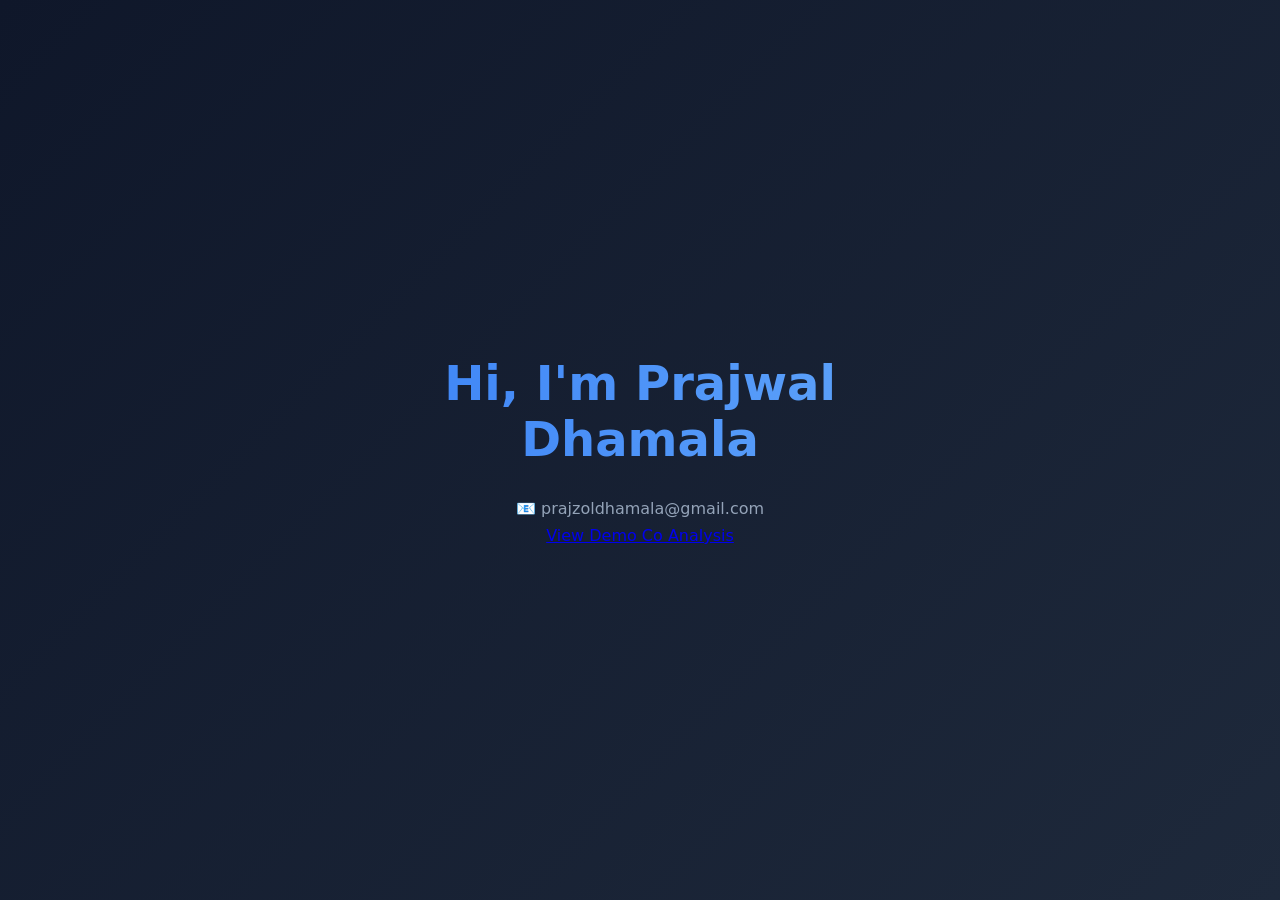
<file: index.html>
<!DOCTYPE html>
<html lang="en">
<head>
    <link rel="icon" href="/favicon.ico">

    <link rel="apple-touch-icon" sizes="180x180" href="/apple-touch-icon.png">
    <link rel="icon" type="image/png" sizes="32x32" href="/favicon-32x32.png">
    <link rel="icon" type="image/png" sizes="16x16" href="/favicon-16x16.png">
    <link rel="manifest" href="/site.webmanifest">
    <meta charset="UTF-8">
    <meta name="viewport" content="width=device-width, initial-scale=1.0">
    <title>Prajwal Dhamala</title>
    <link rel="stylesheet" href="style.css">
</head>
<body>
    <div class="container">
        <h1>Hi, I'm Prajwal Dhamala</h1>
        <p class="email">📧 prajzoldhamala@gmail.com</p>
        <a href="Analysis of Demo Co -Prajwal Dhamala.html" target="_blank">View Demo Co Analysis</a>
    </div>
</body>
</html>
</file>
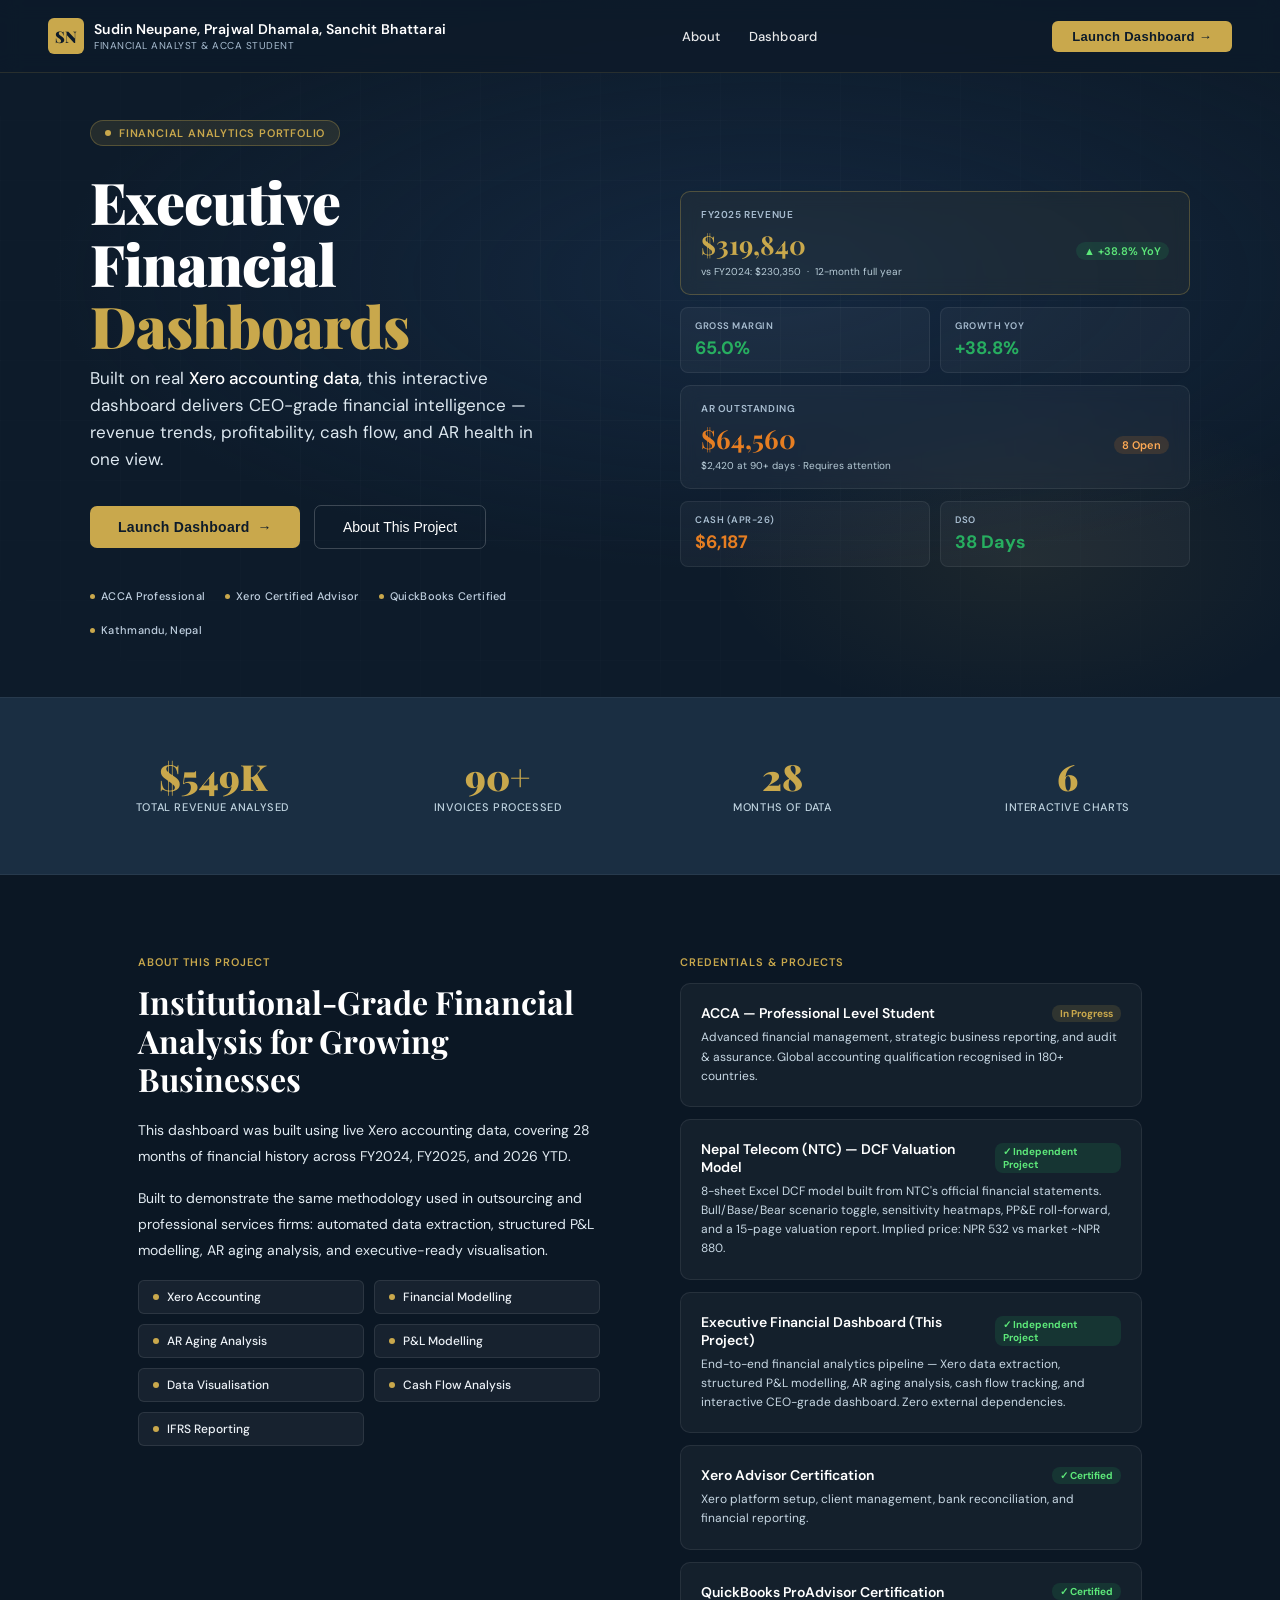
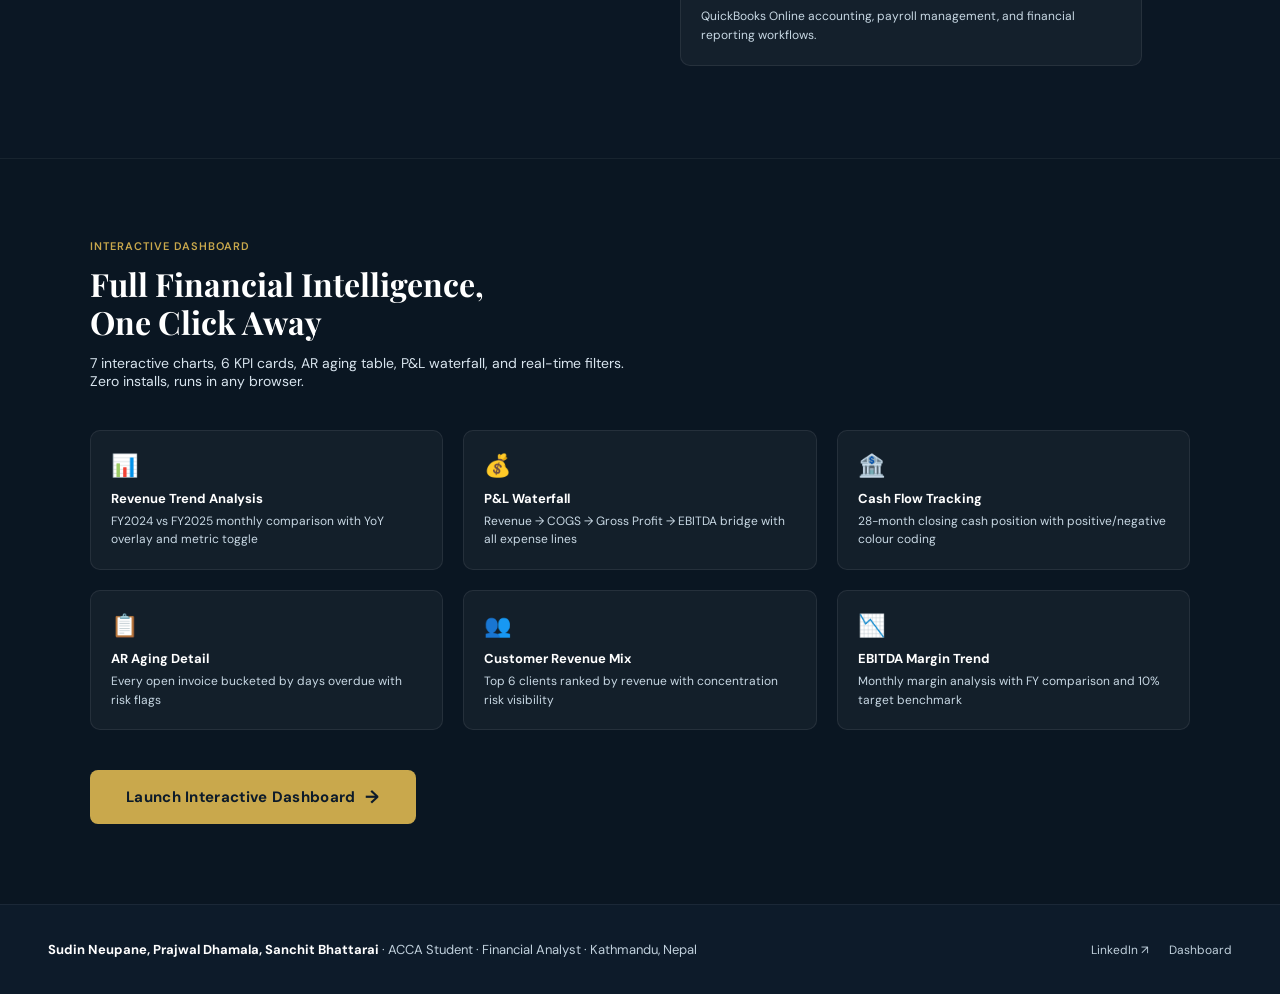
<file: Analysis of Demo Co -Prajwal Dhamala.html>
<!DOCTYPE html>
<html lang="en">
<head>
<meta charset="UTF-8">
<meta name="viewport" content="width=device-width, initial-scale=1.0">
<title>Sudin Neupane, Prajwal Dhamala, Sanchit Bhattarai — Financial Analytics Portfolio</title>
<style>
  @import url('https://fonts.googleapis.com/css2?family=Playfair+Display:wght@400;700;900&family=DM+Sans:wght@300;400;500;600&display=swap');
  :root{
    --navy:#0D1B2A;
    --navy2:#1A2E42;
    --navy3:#1E3A5F;
    --gold:#C9A84C;
    --gold2:#E8C76A;
    --white:#FFFFFF;
    --off:#F8F9FB;
    --muted:#A8BDD0;
    --green:#27AE60;
    --orange:#E67E22;
    --red:#C0392B;
    --text:#0D1B2A;
  }
  *{box-sizing:border-box;margin:0;padding:0}
  html{scroll-behavior:smooth}
  body{font-family:'DM Sans',sans-serif;background:var(--navy);color:var(--white);overflow-x:hidden}

  /* ── LANDING ── */
  #landing-view{min-height:100vh;display:flex;flex-direction:column}

  /* NAV */
  nav{position:fixed;top:0;left:0;right:0;z-index:100;padding:18px 48px;display:flex;justify-content:space-between;align-items:center;backdrop-filter:blur(10px);background:rgba(13,27,42,0.85);border-bottom:1px solid rgba(201,168,76,0.15)}
  .nav-logo{display:flex;align-items:center;gap:10px}
  .nav-monogram{background:var(--gold);color:var(--navy);width:36px;height:36px;border-radius:6px;display:flex;align-items:center;justify-content:center;font-family:'Playfair Display',serif;font-weight:900;font-size:16px}
  .nav-name{font-size:14px;font-weight:600;letter-spacing:.3px}
  .nav-title{font-size:10px;color:var(--muted);margin-top:1px;letter-spacing:.5px;text-transform:uppercase}
  .nav-links{display:flex;gap:28px;align-items:center}
  .nav-links a{color:rgba(255,255,255,.9);text-decoration:none;font-size:13px;font-weight:500;transition:color .2s;letter-spacing:.2px}
  .nav-links a:hover{color:var(--gold)}
  .nav-cta{background:var(--gold);color:var(--navy);padding:8px 20px;border-radius:6px;font-size:13px;font-weight:700;cursor:pointer;border:none;transition:all .2s;letter-spacing:.3px}
  .nav-cta:hover{background:var(--gold2);transform:translateY(-1px)}

  /* HERO */
  .hero{flex:1;display:flex;align-items:center;justify-content:center;padding:120px 48px 60px;position:relative;overflow:hidden}
  .hero-bg{position:absolute;inset:0;background:radial-gradient(ellipse 80% 60% at 60% 40%,rgba(30,58,95,0.4) 0%,transparent 70%),radial-gradient(ellipse 40% 40% at 80% 80%,rgba(201,168,76,0.08) 0%,transparent 60%)}
  .hero-grid{position:absolute;inset:0;background-image:linear-gradient(rgba(255,255,255,.025) 1px,transparent 1px),linear-gradient(90deg,rgba(255,255,255,.025) 1px,transparent 1px);background-size:60px 60px;mask-image:radial-gradient(ellipse 80% 80% at 50% 50%,black 0%,transparent 100%)}
  .hero-inner{max-width:1100px;width:100%;display:grid;grid-template-columns:1fr 1fr;gap:80px;align-items:center;position:relative;z-index:1}
  .hero-left{}
  .hero-tag{display:inline-flex;align-items:center;gap:8px;background:rgba(201,168,76,0.12);border:1px solid rgba(201,168,76,0.3);padding:5px 14px;border-radius:20px;font-size:11px;font-weight:600;color:var(--gold);letter-spacing:.8px;text-transform:uppercase;margin-bottom:24px}
  .hero-tag-dot{width:6px;height:6px;background:var(--gold);border-radius:50%;animation:pulse 2s ease-in-out infinite}
  @keyframes pulse{0%,100%{opacity:1;transform:scale(1)}50%{opacity:.5;transform:scale(.8)}}
  h1{font-family:'Playfair Display',serif;font-size:clamp(38px,4.5vw,58px);font-weight:900;line-height:1.08;letter-spacing:-1px;margin-bottom:8px}
  h1 .gold{color:var(--gold)}
  .hero-sub{font-size:17px;color:#DDE8F0;font-weight:400;line-height:1.6;margin-bottom:32px;max-width:460px}
  .hero-sub strong{color:var(--white);font-weight:500}
  .hero-btns{display:flex;gap:14px;align-items:center;flex-wrap:wrap}
  .btn-primary{background:var(--gold);color:var(--navy);padding:13px 28px;border-radius:7px;font-size:14px;font-weight:700;cursor:pointer;border:none;transition:all .2s;letter-spacing:.3px;display:flex;align-items:center;gap:8px}
  .btn-primary:hover{background:var(--gold2);transform:translateY(-2px);box-shadow:0 8px 24px rgba(201,168,76,0.25)}
  .btn-secondary{background:transparent;color:var(--white);padding:13px 28px;border-radius:7px;font-size:14px;font-weight:500;cursor:pointer;border:1px solid rgba(255,255,255,.2);transition:all .2s;display:flex;align-items:center;gap:8px}
  .btn-secondary:hover{border-color:rgba(255,255,255,.5);background:rgba(255,255,255,.05)}
  .hero-creds{margin-top:40px;display:flex;gap:20px;flex-wrap:wrap}
  .cred-tag{display:flex;align-items:center;gap:6px;font-size:11px;color:#C0D0E0;font-weight:500;letter-spacing:.3px}
  .cred-dot{width:5px;height:5px;border-radius:50%;background:var(--gold);flex-shrink:0}

  /* HERO RIGHT — KPI PREVIEW */
  .hero-right{display:flex;flex-direction:column;gap:12px}
  .kpi-preview-card{background:rgba(255,255,255,.04);border:1px solid rgba(255,255,255,.08);border-radius:10px;padding:16px 20px;backdrop-filter:blur(8px);transition:all .25s;cursor:default}
  .kpi-preview-card:hover{background:rgba(255,255,255,.07);border-color:rgba(201,168,76,.25);transform:translateX(4px)}
  .kpi-preview-card.featured{border-color:rgba(201,168,76,.3);background:rgba(201,168,76,.06)}
  .kpip-label{font-size:10px;font-weight:600;text-transform:uppercase;letter-spacing:.6px;color:var(--muted);margin-bottom:6px}
  .kpip-row{display:flex;align-items:baseline;justify-content:space-between;gap:10px}
  .kpip-val{font-family:'Playfair Display',serif;font-size:26px;font-weight:700;color:var(--white)}
  .kpip-val.gold{color:var(--gold)}.kpip-val.green{color:var(--green)}.kpip-val.orange{color:var(--orange)}
  .kpip-delta{font-size:11px;font-weight:600;padding:2px 8px;border-radius:10px}
  .dp-green{background:rgba(39,174,96,.15);color:#5DE87A}
  .dp-orange{background:rgba(230,126,34,.15);color:#FFAA55}
  .dp-red{background:rgba(192,57,43,.15);color:#FF7060}
  .kpip-sub{font-size:10px;color:#B8CCD8;margin-top:3px}
  .kpi-mini-row{display:grid;grid-template-columns:1fr 1fr;gap:10px}
  .kpi-mini{background:rgba(255,255,255,.04);border:1px solid rgba(255,255,255,.07);border-radius:8px;padding:12px 14px}
  .kmi-lbl{font-size:9.5px;font-weight:600;text-transform:uppercase;letter-spacing:.5px;color:var(--muted);margin-bottom:4px}
  .kmi-val{font-size:18px;font-weight:700;color:var(--white)}
  .kmi-val.green{color:var(--green)}.kmi-val.orange{color:var(--orange)}

  /* STATS SECTION */
  .stats-section{background:var(--navy2);padding:60px 48px;border-top:1px solid rgba(255,255,255,.06);border-bottom:1px solid rgba(255,255,255,.06)}
  .stats-inner{max-width:1100px;margin:0 auto;display:grid;grid-template-columns:repeat(4,1fr);gap:40px;text-align:center}
  .stat-item{}
  .stat-num{font-family:'Playfair Display',serif;font-size:36px;font-weight:900;color:var(--gold);line-height:1}
  .stat-lbl{font-size:11px;color:#C0D4E0;margin-top:6px;text-transform:uppercase;letter-spacing:.6px;font-weight:500}

  /* ABOUT SECTION */
  .about-section{padding:80px 48px;max-width:1100px;margin:0 auto;display:grid;grid-template-columns:1fr 1fr;gap:80px;align-items:start}
  .about-tag{font-size:11px;font-weight:600;text-transform:uppercase;letter-spacing:1px;color:var(--gold);margin-bottom:14px}
  .about-heading{font-family:'Playfair Display',serif;font-size:32px;font-weight:700;line-height:1.2;margin-bottom:20px;color:#FFFFFF}
  .about-text{font-size:14px;color:#E2EBF2;line-height:1.85;margin-bottom:16px;font-weight:400}
  .skill-grid{display:grid;grid-template-columns:1fr 1fr;gap:10px;margin-top:8px}
  .skill-tag{background:rgba(255,255,255,.05);border:1px solid rgba(255,255,255,.09);border-radius:6px;padding:8px 14px;font-size:12px;font-weight:500;color:#EEF3F8;display:flex;align-items:center;gap:8px;font-weight:500}
  .skill-icon{width:6px;height:6px;background:var(--gold);border-radius:50%;flex-shrink:0}
  .about-right{}
  .cert-card{background:rgba(255,255,255,.04);border:1px solid rgba(255,255,255,.08);border-radius:10px;padding:20px;margin-bottom:12px;transition:all .2s}
  .cert-card:hover{border-color:rgba(201,168,76,.25)}
  .cert-top{display:flex;justify-content:space-between;align-items:center;margin-bottom:6px}
  .cert-name{font-size:14px;font-weight:600;color:var(--white)}
  .cert-status{font-size:10px;font-weight:700;padding:2px 8px;border-radius:8px}
  .cs-done{background:rgba(39,174,96,.15);color:#5DE87A}
  .cs-prog{background:rgba(201,168,76,.15);color:var(--gold)}
  .cs-next{background:rgba(255,255,255,.08);color:var(--muted)}
  .cert-desc{font-size:12px;color:#C8D8E4;line-height:1.6;margin-top:4px}

  /* DASHBOARD PREVIEW SECTION */
  .preview-section{padding:80px 48px;background:rgba(0,0,0,.2);border-top:1px solid rgba(255,255,255,.06)}
  .preview-inner{max-width:1100px;margin:0 auto}
  .section-tag{font-size:11px;font-weight:600;text-transform:uppercase;letter-spacing:1px;color:var(--gold);margin-bottom:12px}
  .section-heading{font-family:'Playfair Display',serif;font-size:32px;font-weight:700;line-height:1.2;margin-bottom:12px}
  .section-sub{font-size:14px;color:#D8E4EE;margin-bottom:40px;max-width:540px}
  .preview-features{display:grid;grid-template-columns:repeat(3,1fr);gap:20px;margin-bottom:40px}
  .pf-card{background:rgba(255,255,255,.04);border:1px solid rgba(255,255,255,.08);border-radius:10px;padding:20px}
  .pf-icon{font-size:22px;margin-bottom:10px}
  .pf-title{font-size:13px;font-weight:700;color:#FFFFFF;margin-bottom:5px}
  .pf-desc{font-size:12px;color:#C8D8E4;line-height:1.55}
  .launch-btn{background:var(--gold);color:var(--navy);padding:15px 36px;border-radius:8px;font-size:15px;font-weight:700;cursor:pointer;border:none;transition:all .2s;letter-spacing:.3px;display:inline-flex;align-items:center;gap:10px;font-family:'DM Sans',sans-serif}
  .launch-btn:hover{background:var(--gold2);transform:translateY(-2px);box-shadow:0 12px 30px rgba(201,168,76,0.3)}
  .launch-arrow{font-size:18px;transition:transform .2s}
  .launch-btn:hover .launch-arrow{transform:translateX(4px)}

  /* FOOTER */
  footer{background:var(--navy);border-top:1px solid rgba(255,255,255,.06);padding:36px 48px;display:flex;justify-content:space-between;align-items:center;flex-wrap:gap}
  .footer-left{font-size:13px;color:#C0D0DC}
  .footer-left strong{color:var(--white)}
  .footer-right{display:flex;gap:20px}
  .footer-right a{font-size:12px;color:#C0D0DC;text-decoration:none;transition:color .2s}
  .footer-right a:hover{color:var(--gold)}

  /* ── DASHBOARD VIEW ── */
  #dashboard-view{display:none;flex-direction:column;min-height:100vh}
  #dashboard-view.active{display:flex}
  .db-topbar{background:#1E3A5F;color:#fff;padding:0 24px;height:52px;display:flex;align-items:center;justify-content:space-between;position:sticky;top:0;z-index:200;box-shadow:0 2px 10px rgba(0,0,0,.3);flex-shrink:0}
  .db-back{display:flex;align-items:center;gap:10px;cursor:pointer;transition:opacity .2s}
  .db-back:hover{opacity:.8}
  .db-back-arrow{background:rgba(255,255,255,.1);border:1px solid rgba(255,255,255,.2);border-radius:6px;padding:4px 10px;font-size:12px;font-weight:600;display:flex;align-items:center;gap:5px}
  .db-brand{font-size:14px;font-weight:600;opacity:.8}

  /* ANIMATIONS */
  @keyframes fadeUp{from{opacity:0;transform:translateY(24px)}to{opacity:1;transform:translateY(0)}}
  @keyframes fadeIn{from{opacity:0}to{opacity:1}}
  .hero-left>*{animation:fadeUp .7s ease both}
  .hero-tag{animation-delay:.1s}
  h1{animation-delay:.2s}
  .hero-sub{animation-delay:.3s}
  .hero-btns{animation-delay:.4s}
  .hero-creds{animation-delay:.5s}
  .hero-right{animation:fadeIn .8s .4s ease both}

  /* ── LANDING PAGE PROTECTION ── */
  #landing-view{background:#0D1B2A !important;color:#FFFFFF !important}
  /* ── DASHBOARD EMBEDDED STYLES ── */

*{box-sizing:border-box;margin:0;padding:0}
#db-content{font-family:'Segoe UI',Arial,sans-serif;background:#F0F4F8;color:#1A1A2E;font-size:13px}
.topbar{background:#1E3A5F;color:#fff;padding:0 24px;height:58px;display:flex;align-items:center;justify-content:space-between;position:sticky;top:0;z-index:100;box-shadow:0 2px 10px rgba(0,0,0,.3)}
.topbar-left{display:flex;align-items:center;gap:14px}
.logo{background:#C9A84C;color:#1E3A5F;font-weight:900;font-size:16px;padding:5px 11px;border-radius:5px;letter-spacing:1px}
.topbar-title{font-size:15px;font-weight:700}
.topbar-sub{font-size:10px;color:rgba(255,255,255,.6);margin-top:2px}
.topbar-right{display:flex;align-items:center;gap:10px}
.report-date{font-size:11px;color:rgba(255,255,255,.6)}
.live-badge{background:#C9A84C;color:#1E3A5F;font-size:10px;font-weight:800;padding:3px 9px;border-radius:12px;letter-spacing:.5px}
.filterbar{background:#243956;padding:10px 24px;display:flex;gap:12px;align-items:center;flex-wrap:wrap;border-bottom:2px solid #C9A84C}
.flabel{color:rgba(255,255,255,.65);font-size:10px;font-weight:700;text-transform:uppercase;letter-spacing:.6px;margin-right:2px}
.fbtn{background:rgba(255,255,255,.1);color:#fff;border:1px solid rgba(255,255,255,.25);padding:4px 13px;border-radius:14px;cursor:pointer;font-size:10px;font-weight:600;transition:all .15s}
.fbtn.active{background:#C9A84C;color:#1E3A5F;border-color:#C9A84C}
.fbtn:hover:not(.active){background:rgba(255,255,255,.2)}
.fdiv{width:1px;height:20px;background:rgba(255,255,255,.2)}
.main{padding:16px 24px}
.kpi-strip{display:grid;grid-template-columns:repeat(6,1fr);gap:12px;margin-bottom:14px}
.kpi{background:#fff;border-radius:7px;padding:13px 15px;box-shadow:0 1px 5px rgba(0,0,0,.08);border-top:3px solid #1E3A5F;transition:transform .15s,box-shadow .15s;cursor:default}
.kpi:hover{transform:translateY(-2px);box-shadow:0 4px 14px rgba(0,0,0,.13)}
.kpi.green{border-top-color:#27AE60}.kpi.orange{border-top-color:#E67E22}.kpi.red{border-top-color:#C0392B}
.kpi-lbl{font-size:9px;font-weight:700;text-transform:uppercase;letter-spacing:.6px;color:#64748B;margin-bottom:4px}
.kpi-val{font-size:21px;font-weight:800;color:#1E3A5F;line-height:1.1;margin-bottom:4px}
.kpi-val.green{color:#27AE60}.kpi-val.orange{color:#E67E22}.kpi-val.red{color:#C0392B}
.kpi-sub{font-size:9.5px;color:#64748B}
.up{color:#27AE60;font-weight:700}.warn{color:#E67E22;font-weight:700}
.row{display:grid;gap:13px;margin-bottom:13px}
.row-6-4{grid-template-columns:6fr 4fr}
.row-4-3-3{grid-template-columns:4fr 3fr 3fr}
.row-5-5{grid-template-columns:1fr 1fr}
.row-full{grid-template-columns:1fr}
.card{background:#fff;border-radius:7px;padding:15px 16px;box-shadow:0 1px 5px rgba(0,0,0,.08)}
.card-hdr{display:flex;justify-content:space-between;align-items:flex-start;margin-bottom:10px}
.card-title{font-size:11px;font-weight:700;color:#1E3A5F;text-transform:uppercase;letter-spacing:.4px}
.card-sub{font-size:9.5px;color:#64748B;margin-top:1px}
.cbadge{font-size:9.5px;font-weight:700;padding:2px 8px;border-radius:9px;white-space:nowrap}
.cb-green{background:#D5F5E3;color:#1D6340}.cb-orange{background:#FDEBD0;color:#784212}.cb-red{background:#FADBD8;color:#922B21}.cb-navy{background:#EBF2FA;color:#1E3A5F}
.chart-wrap{position:relative;width:100%}
canvas{display:block;width:100%}
.ar-tbl{width:100%;border-collapse:collapse;font-size:10.5px;margin-top:8px}
.ar-tbl th{background:#1E3A5F;color:#fff;padding:6px 10px;text-align:left;font-size:9.5px;text-transform:uppercase;letter-spacing:.3px;white-space:nowrap}
.ar-tbl td{padding:7px 10px;border-bottom:1px solid #E2E8F0;vertical-align:middle}
.ar-tbl tr:hover td{background:#EBF2FA}
.btag{display:inline-block;padding:2px 8px;border-radius:9px;font-size:9.5px;font-weight:700}
.b0{background:#D5F5E3;color:#1D6340}.b1{background:#FEF9E7;color:#7D6608}.b2{background:#FCF3CF;color:#7E5109}.b3{background:#FAD7A0;color:#784212}.b4{background:#F5B7B1;color:#922B21}
.wf-row{display:flex;align-items:center;gap:8px;padding:4px 0;border-bottom:1px solid #E2E8F0}
.wf-lbl{width:190px;font-size:10.5px;color:#1A1A2E;flex-shrink:0}
.wf-wrap{flex:1;background:#F5F7FA;height:18px;border-radius:3px;overflow:hidden;position:relative}
.wf-bar{height:100%;border-radius:3px}
.wf-pos{background:#27AE60}.wf-neg{background:#C0392B}.wf-neu{background:#1E3A5F}
.wf-val{width:85px;text-align:right;font-size:10.5px;font-weight:700;flex-shrink:0}
.wfvp{color:#27AE60}.wfvn{color:#C0392B}.wfvu{color:#1E3A5F}
.bucket-row{display:grid;grid-template-columns:repeat(5,1fr);gap:8px;margin-top:12px}
.bucket{text-align:center;padding:8px 6px;border-radius:6px}
.bucket .bl{font-size:9px;font-weight:700;color:#64748B;text-transform:uppercase;letter-spacing:.3px}
.bucket .bv{font-size:13px;font-weight:800;margin-top:2px}
.footer{background:#1E3A5F;color:rgba(255,255,255,.55);text-align:center;font-size:10px;padding:12px;margin-top:10px}
.footer span{color:#C9A84C;font-weight:700}
.tip{position:fixed;background:rgba(20,30,50,.93);color:#fff;padding:7px 11px;border-radius:5px;font-size:11px;pointer-events:none;display:none;z-index:9999;border:1px solid rgba(201,168,76,.4);line-height:1.6;box-shadow:0 4px 14px rgba(0,0,0,.3);max-width:220px}
@media(max-width:1100px){.kpi-strip{grid-template-columns:repeat(3,1fr)}.row-6-4,.row-4-3-3,.row-5-5{grid-template-columns:1fr}}

  @media(max-width:900px){
    .hero-inner,.about-section{grid-template-columns:1fr}
    .hero-right{display:none}
    .stats-inner{grid-template-columns:repeat(2,1fr)}
    .preview-features{grid-template-columns:1fr 1fr}
    nav{padding:14px 24px}
    .nav-links{display:none}
    .hero{padding:90px 24px 40px}
    .stats-section,.about-section,.preview-section{padding:50px 24px}
    footer{padding:28px 24px;flex-direction:column;gap:12px;text-align:center}
  }
</style>
</head>
<body>

<!-- ══════════════════════════════════════════ LANDING ══════════════════════════════════════════ -->
<div id="landing-view">

  <nav>
    <div class="nav-logo">
      <div class="nav-monogram">SN</div>
      <div>
        <div class="nav-name">Sudin Neupane, Prajwal Dhamala, Sanchit Bhattarai</div>
        <div class="nav-title">Financial Analyst &amp; ACCA Student</div>
      </div>
    </div>
    <div class="nav-links">
      <a href="#about">About</a>
      <a href="#dashboard">Dashboard</a>
    </div>
    <button class="nav-cta" onclick="launchDashboard()">Launch Dashboard →</button>
  </nav>

  <section class="hero">
    <div class="hero-bg"></div>
    <div class="hero-grid"></div>
    <div class="hero-inner">
      <div class="hero-left">
        <div class="hero-tag"><span class="hero-tag-dot"></span>Financial Analytics Portfolio</div>
        <h1>Executive<br>Financial<br><span class="gold">Dashboards</span></h1>
        <p class="hero-sub">Built on real <strong>Xero accounting data</strong>, this interactive dashboard delivers CEO-grade financial intelligence — revenue trends, profitability, cash flow, and AR health in one view.</p>
        <div class="hero-btns">
          <button class="btn-primary" onclick="launchDashboard()">
            <span>Launch Dashboard</span>
            <span>→</span>
          </button>
          <button class="btn-secondary" onclick="document.getElementById('about').scrollIntoView({behavior:'smooth'})">
            <span>About This Project</span>
          </button>
        </div>
        <div class="hero-creds">
          <div class="cred-tag"><div class="cred-dot"></div>ACCA Professional</div>
          <div class="cred-tag"><div class="cred-dot"></div>Xero Certified Advisor</div>
          <div class="cred-tag"><div class="cred-dot"></div>QuickBooks Certified</div>
          <div class="cred-tag"><div class="cred-dot"></div>Kathmandu, Nepal</div>
        </div>
      </div>
      <div class="hero-right">
        <div class="kpi-preview-card featured">
          <div class="kpip-label">FY2025 Revenue</div>
          <div class="kpip-row">
            <div class="kpip-val gold">$319,840</div>
            <div class="kpip-delta dp-green">▲ +38.8% YoY</div>
          </div>
          <div class="kpip-sub">vs FY2024: $230,350 &nbsp;·&nbsp; 12-month full year</div>
        </div>
        <div class="kpi-mini-row">
          <div class="kpi-mini"><div class="kmi-lbl">Gross Margin</div><div class="kmi-val green">65.0%</div></div>
          <div class="kpi-mini"><div class="kmi-lbl">Growth YoY</div><div class="kmi-val green">+38.8%</div></div>
        </div>
        <div class="kpi-preview-card">
          <div class="kpip-label">AR Outstanding</div>
          <div class="kpip-row">
            <div class="kpip-val orange">$64,560</div>
            <div class="kpip-delta dp-orange">8 Open</div>
          </div>
          <div class="kpip-sub">$2,420 at 90+ days · Requires attention</div>
        </div>
        <div class="kpi-mini-row">
          <div class="kpi-mini"><div class="kmi-lbl">Cash (Apr-26)</div><div class="kmi-val orange">$6,187</div></div>
          <div class="kpi-mini"><div class="kmi-lbl">DSO</div><div class="kmi-val green">38 Days</div></div>
        </div>
      </div>
    </div>
  </section>

  <section class="stats-section">
    <div class="stats-inner">
      <div class="stat-item"><div class="stat-num">$549K</div><div class="stat-lbl">Total Revenue Analysed</div></div>
      <div class="stat-item"><div class="stat-num">90+</div><div class="stat-lbl">Invoices Processed</div></div>
      <div class="stat-item"><div class="stat-num">28</div><div class="stat-lbl">Months of Data</div></div>
      <div class="stat-item"><div class="stat-num">6</div><div class="stat-lbl">Interactive Charts</div></div>
    </div>
  </section>

  <section id="about" style="background:rgba(10,20,32,0.6)">
    <div class="about-section">
      <div class="about-left">
        <div class="about-tag">About This Project</div>
        <h2 class="about-heading">Institutional-Grade Financial Analysis for Growing Businesses</h2>
        <p class="about-text">This dashboard was built using live Xero accounting data, covering 28 months of financial history across FY2024, FY2025, and 2026 YTD.</p>
        <p class="about-text">Built to demonstrate the same methodology used in outsourcing and professional services firms: automated data extraction, structured P&amp;L modelling, AR aging analysis, and executive-ready visualisation.</p>
        <div class="skill-grid">
          <div class="skill-tag"><div class="skill-icon"></div>Xero Accounting</div>
          <div class="skill-tag"><div class="skill-icon"></div>Financial Modelling</div>
          <div class="skill-tag"><div class="skill-icon"></div>AR Aging Analysis</div>
          <div class="skill-tag"><div class="skill-icon"></div>P&amp;L Modelling</div>
          <div class="skill-tag"><div class="skill-icon"></div>Data Visualisation</div>
          <div class="skill-tag"><div class="skill-icon"></div>Cash Flow Analysis</div>
          <div class="skill-tag"><div class="skill-icon"></div>IFRS Reporting</div>
        </div>
      </div>
      <div class="about-right">
        <div class="about-tag">Credentials &amp; Projects</div>
        <div class="cert-card">
          <div class="cert-top"><span class="cert-name">ACCA — Professional Level Student</span><span class="cert-status cs-prog">In Progress</span></div>
          <div class="cert-desc">Advanced financial management, strategic business reporting, and audit &amp; assurance. Global accounting qualification recognised in 180+ countries.</div>
        </div>
        <div class="cert-card">
          <div class="cert-top"><span class="cert-name">Nepal Telecom (NTC) — DCF Valuation Model</span><span class="cert-status cs-done">✓ Independent Project</span></div>
          <div class="cert-desc">8-sheet Excel DCF model built from NTC's official financial statements. Bull/Base/Bear scenario toggle, sensitivity heatmaps, PP&amp;E roll-forward, and a 15-page valuation report. Implied price: NPR 532 vs market ~NPR 880.</div>
        </div>
        <div class="cert-card">
          <div class="cert-top"><span class="cert-name">Executive Financial Dashboard (This Project)</span><span class="cert-status cs-done">✓ Independent Project</span></div>
          <div class="cert-desc">End-to-end financial analytics pipeline — Xero data extraction, structured P&amp;L modelling, AR aging analysis, cash flow tracking, and interactive CEO-grade dashboard. Zero external dependencies.</div>
        </div>
        <div class="cert-card">
          <div class="cert-top"><span class="cert-name">Xero Advisor Certification</span><span class="cert-status cs-done">✓ Certified</span></div>
          <div class="cert-desc">Xero platform setup, client management, bank reconciliation, and financial reporting.</div>
        </div>
        <div class="cert-card">
          <div class="cert-top"><span class="cert-name">QuickBooks ProAdvisor Certification</span><span class="cert-status cs-done">✓ Certified</span></div>
          <div class="cert-desc">QuickBooks Online accounting, payroll management, and financial reporting workflows.</div>
        </div>
      </div>
    </div>
  </section>

  <section class="preview-section" id="dashboard">
    <div class="preview-inner">
      <div class="section-tag">Interactive Dashboard</div>
      <h2 class="section-heading">Full Financial Intelligence,<br>One Click Away</h2>
      <p class="section-sub">7 interactive charts, 6 KPI cards, AR aging table, P&amp;L waterfall, and real-time filters. Zero installs, runs in any browser.</p>
      <div class="preview-features">
        <div class="pf-card"><div class="pf-icon">📊</div><div class="pf-title">Revenue Trend Analysis</div><div class="pf-desc">FY2024 vs FY2025 monthly comparison with YoY overlay and metric toggle</div></div>
        <div class="pf-card"><div class="pf-icon">💰</div><div class="pf-title">P&amp;L Waterfall</div><div class="pf-desc">Revenue → COGS → Gross Profit → EBITDA bridge with all expense lines</div></div>
        <div class="pf-card"><div class="pf-icon">🏦</div><div class="pf-title">Cash Flow Tracking</div><div class="pf-desc">28-month closing cash position with positive/negative colour coding</div></div>
        <div class="pf-card"><div class="pf-icon">📋</div><div class="pf-title">AR Aging Detail</div><div class="pf-desc">Every open invoice bucketed by days overdue with risk flags</div></div>
        <div class="pf-card"><div class="pf-icon">👥</div><div class="pf-title">Customer Revenue Mix</div><div class="pf-desc">Top 6 clients ranked by revenue with concentration risk visibility</div></div>
        <div class="pf-card"><div class="pf-icon">📉</div><div class="pf-title">EBITDA Margin Trend</div><div class="pf-desc">Monthly margin analysis with FY comparison and 10% target benchmark</div></div>
      </div>
      <button class="launch-btn" onclick="launchDashboard()">
        Launch Interactive Dashboard <span class="launch-arrow">→</span>
      </button>
    </div>
  </section>

  <footer>
    <div class="footer-left"><strong>Sudin Neupane, Prajwal Dhamala, Sanchit Bhattarai</strong> · ACCA Student · Financial Analyst · Kathmandu, Nepal</div>
    <div class="footer-right">
      <a href="https://www.linkedin.com/in/sudin-neupane777" target="_blank">LinkedIn ↗</a>
      <a href="#" onclick="launchDashboard();return false">Dashboard</a>
    </div>
  </footer>
</div>

<!-- ══════════════════════════════════════════ DASHBOARD ══════════════════════════════════════════ -->
<div id="dashboard-view">
  <div class="db-topbar">
    <div class="db-back" onclick="backToLanding()">
      <div class="db-back-arrow">← Back</div>
      <div class="db-brand">Sudin Neupane, Prajwal Dhamala, Sanchit Bhattarai · Portfolio</div>
    </div>
    <div style="color:rgba(255,255,255,.5);font-size:11px">Demo Company (Global) · Executive Dashboard · 16 April 2026</div>
  </div>
  <div id="db-content">

<div class="topbar">
  <div class="topbar-left">
    <div class="logo">DC</div>
    <div>
      <div class="topbar-title">Demo Company (Global) — Executive Financial Dashboard</div>
      <div class="topbar-sub">Source: Xero &nbsp;|&nbsp; Currency: USD &nbsp;|&nbsp; FY2024–FY2026 YTD</div>
    </div>
  </div>
  <div class="topbar-right">
    <div class="report-date">Report Date: 16 April 2026</div>
    <div class="live-badge">● LIVE DATA</div>
  </div>
</div>

<div class="filterbar">
  <span class="flabel">Year</span>
  <button class="fbtn" id="fy-all" onclick="filterYear('all')">All</button>
  <button class="fbtn" id="fy-2024" onclick="filterYear('2024')">FY 2024</button>
  <button class="fbtn active" id="fy-2025" onclick="filterYear('2025')">FY 2025</button>
  <button class="fbtn" id="fy-2026" onclick="filterYear('2026')">2026 YTD</button>
  <div class="fdiv"></div>
  <span class="flabel">Metric</span>
  <button class="fbtn active" id="mt-revenue" onclick="filterMetric('revenue')">Revenue</button>
  <button class="fbtn" id="mt-gp" onclick="filterMetric('gp')">Gross Profit</button>
  <button class="fbtn" id="mt-ebitda" onclick="filterMetric('ebitda')">EBITDA</button>
  <div class="fdiv"></div>
  <span class="flabel">Compare</span>
  <button class="fbtn active" id="cmp-btn" onclick="toggleCompare()">YoY Overlay ON</button>
</div>

<div class="main">
  <div class="kpi-strip">
    <div class="kpi green" id="kpi-rev"><div class="kpi-lbl" id="kpi-rev-lbl">FY2025 Revenue</div><div class="kpi-val green" id="kpi-rev-val">$319,840</div><div class="kpi-sub" id="kpi-rev-sub"><span class="up">▲ +38.8%</span> vs FY2024 $230,350</div></div>
    <div class="kpi green" id="kpi-gp"><div class="kpi-lbl">Gross Profit Margin</div><div class="kpi-val green" id="kpi-gp-val">65.0%</div><div class="kpi-sub" id="kpi-gp-sub">GP: $207,896 | FY24: 65.0%</div></div>
    <div class="kpi orange" id="kpi-ebitda"><div class="kpi-lbl">EBITDA Margin</div><div class="kpi-val orange" id="kpi-ebitda-val">–4.5%</div><div class="kpi-sub" id="kpi-ebitda-sub">EBITDA: –$14,348 | Opex heavy</div></div>
    <div class="kpi green" id="kpi-growth"><div class="kpi-lbl" id="kpi-growth-lbl">Revenue Growth YoY</div><div class="kpi-val green" id="kpi-growth-val">+38.8%</div><div class="kpi-sub" id="kpi-growth-sub">FY24 → FY25 | Strong trajectory</div></div>
    <div class="kpi orange"><div class="kpi-lbl">AR Outstanding</div><div class="kpi-val orange">$64,560</div><div class="kpi-sub">8 open invoices | <span class="warn">⚠ $2,420 critical</span></div></div>
    <div class="kpi orange"><div class="kpi-lbl">Cash Position</div><div class="kpi-val orange">$6,187</div><div class="kpi-sub">Apr 2026 closing | <span class="warn">⚠ Low</span></div></div>
  </div>

  <div class="row row-6-4">
    <div class="card">
      <div class="card-hdr">
        <div><div class="card-title" id="rev-title">Monthly Revenue — FY2025 vs FY2024</div><div class="card-sub">USD · Hover bars for detail · Use filters above</div></div>
        <span class="cbadge cb-green" id="rev-badge">▲ +38.8% YoY</span>
      </div>
      <div class="chart-wrap" style="height:230px"><canvas id="revCanvas"></canvas></div>
    </div>
    <div class="card">
      <div class="card-hdr">
        <div><div class="card-title">Expense Breakdown</div><div class="card-sub">FY2025 Operating Costs — USD</div></div>
        <span class="cbadge cb-navy">Opex Mix</span>
      </div>
      <div class="chart-wrap" style="height:230px"><canvas id="expCanvas"></canvas></div>
    </div>
  </div>

  <div class="row row-5-5">
    <div class="card">
      <div class="card-hdr">
        <div><div class="card-title">EBITDA Margin Trend</div><div class="card-sub">Monthly % · FY2024 (dashed gold) vs FY2025 (navy)</div></div>
        <span class="cbadge cb-orange">Avg: –4.5% FY25</span>
      </div>
      <div class="chart-wrap" style="height:200px"><canvas id="ebitdaCanvas"></canvas></div>
    </div>
    <div class="card">
      <div class="card-hdr">
        <div><div class="card-title">Cash Position</div><div class="card-sub">Monthly closing balance — 28 months</div></div>
        <span class="cbadge cb-orange">$6,187 Apr-26</span>
      </div>
      <div class="chart-wrap" style="height:200px"><canvas id="cashCanvas"></canvas></div>
    </div>
  </div>

  <div class="row row-5-5">
    <div class="card">
      <div class="card-hdr">
        <div><div class="card-title">Top Customers by Revenue</div><div class="card-sub">FY2025 — USD · % of total shown</div></div>
        <span class="cbadge cb-navy">6 clients</span>
      </div>
      <div class="chart-wrap" style="height:210px"><canvas id="custCanvas"></canvas></div>
    </div>
    <div class="card">
      <div class="card-hdr">
        <div><div class="card-title">P&amp;L Waterfall — FY2025</div><div class="card-sub">Revenue → Gross Profit → EBITDA bridge</div></div>
        <span class="cbadge cb-orange">EBITDA: –$14,348</span>
      </div>
      <div id="wfContainer" style="padding-top:4px"></div>
    </div>
  </div>

  <!-- ══ AR AGING — FULL REDESIGN ══ -->
  <div class="row row-full">
    <div class="card" style="padding:0;overflow:hidden">

      <!-- AR Header -->
      <div style="background:#1E3A5F;padding:14px 20px;display:flex;justify-content:space-between;align-items:center;flex-wrap:wrap;gap:8px">
        <div>
          <div style="font-size:12px;font-weight:700;color:#fff;text-transform:uppercase;letter-spacing:.5px">Accounts Receivable Aging Report</div>
          <div style="font-size:10px;color:rgba(255,255,255,.6);margin-top:2px">Reference Date: 16 April 2026 &nbsp;·&nbsp; 8 Open Invoices &nbsp;·&nbsp; Total Outstanding: $64,560</div>
        </div>
        <div style="display:flex;gap:8px;align-items:center;flex-wrap:wrap">
          <span style="background:rgba(39,174,96,.2);color:#5DE87A;font-size:10px;font-weight:700;padding:3px 10px;border-radius:10px">✓ $23,320 Current</span>
          <span style="background:rgba(230,126,34,.2);color:#FFAA55;font-size:10px;font-weight:700;padding:3px 10px;border-radius:10px">⚠ $38,820 Overdue</span>
          <span style="background:rgba(192,57,43,.2);color:#FF7060;font-size:10px;font-weight:700;padding:3px 10px;border-radius:10px">🔴 $2,420 Critical</span>
        </div>
      </div>

      <!-- Bucket Progress Bars -->
      <div style="padding:14px 20px 0;background:#F8FAFC">
        <div style="display:grid;grid-template-columns:repeat(5,1fr);gap:10px;margin-bottom:12px">
          <div style="background:#fff;border-radius:8px;padding:10px 12px;border-left:4px solid #27AE60;box-shadow:0 1px 4px rgba(0,0,0,.06)">
            <div style="font-size:9px;font-weight:700;text-transform:uppercase;letter-spacing:.5px;color:#64748B">Current</div>
            <div style="font-size:18px;font-weight:800;color:#1D6340;margin:3px 0">$23,320</div>
            <div style="background:#E2E8F0;height:5px;border-radius:3px;overflow:hidden"><div style="background:#27AE60;height:100%;width:36.1%;border-radius:3px"></div></div>
            <div style="font-size:9px;color:#64748B;margin-top:3px">36.1% of AR · 2 invoices</div>
          </div>
          <div style="background:#fff;border-radius:8px;padding:10px 12px;border-left:4px solid #F7DC6F;box-shadow:0 1px 4px rgba(0,0,0,.06)">
            <div style="font-size:9px;font-weight:700;text-transform:uppercase;letter-spacing:.5px;color:#64748B">1–30 Days</div>
            <div style="font-size:18px;font-weight:800;color:#7D6608;margin:3px 0">$14,190</div>
            <div style="background:#E2E8F0;height:5px;border-radius:3px;overflow:hidden"><div style="background:#F7DC6F;height:100%;width:22%;border-radius:3px"></div></div>
            <div style="font-size:9px;color:#64748B;margin-top:3px">22.0% of AR · 2 invoices</div>
          </div>
          <div style="background:#fff;border-radius:8px;padding:10px 12px;border-left:4px solid #F0A500;box-shadow:0 1px 4px rgba(0,0,0,.06)">
            <div style="font-size:9px;font-weight:700;text-transform:uppercase;letter-spacing:.5px;color:#64748B">31–60 Days</div>
            <div style="font-size:18px;font-weight:800;color:#7E5109;margin:3px 0">$8,250</div>
            <div style="background:#E2E8F0;height:5px;border-radius:3px;overflow:hidden"><div style="background:#F0A500;height:100%;width:12.8%;border-radius:3px"></div></div>
            <div style="font-size:9px;color:#64748B;margin-top:3px">12.8% of AR · 1 invoice</div>
          </div>
          <div style="background:#fff;border-radius:8px;padding:10px 12px;border-left:4px solid #E67E22;box-shadow:0 1px 4px rgba(0,0,0,.06)">
            <div style="font-size:9px;font-weight:700;text-transform:uppercase;letter-spacing:.5px;color:#64748B">61–90 Days</div>
            <div style="font-size:18px;font-weight:800;color:#784212;margin:3px 0">$16,380</div>
            <div style="background:#E2E8F0;height:5px;border-radius:3px;overflow:hidden"><div style="background:#E67E22;height:100%;width:25.4%;border-radius:3px"></div></div>
            <div style="font-size:9px;color:#64748B;margin-top:3px">25.4% of AR · 2 invoices</div>
          </div>
          <div style="background:#FADBD8;border-radius:8px;padding:10px 12px;border-left:4px solid #C0392B;box-shadow:0 1px 4px rgba(0,0,0,.06)">
            <div style="font-size:9px;font-weight:700;text-transform:uppercase;letter-spacing:.5px;color:#922B21">90+ Days ⚠</div>
            <div style="font-size:18px;font-weight:800;color:#C0392B;margin:3px 0">$2,420</div>
            <div style="background:#E2E8F0;height:5px;border-radius:3px;overflow:hidden"><div style="background:#C0392B;height:100%;width:3.75%;border-radius:3px"></div></div>
            <div style="font-size:9px;color:#922B21;margin-top:3px;font-weight:600">3.75% of AR · 1 invoice</div>
          </div>
        </div>
      </div>

      <!-- 2-col: Donut + Table -->
      <div style="display:grid;grid-template-columns:440px 1fr;gap:0;padding:0 0 16px">

        <!-- Donut chart column -->
        <div style="padding:16px 16px 0 20px;border-right:1px solid #E2E8F0">
          <div style="font-size:10px;font-weight:700;text-transform:uppercase;letter-spacing:.5px;color:#1E3A5F;margin-bottom:8px">Distribution by Bucket</div>
          <div style="height:340px;position:relative"><canvas id="arCanvas" style="width:100%;height:340px"></canvas></div>
        </div>

        <!-- Invoice table column -->
        <div style="padding:0 16px 0 0;overflow-x:auto">
          <table class="ar-tbl" style="margin-top:0">
            <thead>
              <tr>
                <th style="padding-left:20px">Invoice #</th>
                <th>Contact</th>
                <th>Invoice Date</th>
                <th>Due Date</th>
                <th>Total (USD)</th>
                <th>Outstanding (USD)</th>
                <th>Days Overdue</th>
                <th>Bucket</th>
                <th>Risk Level</th>
              </tr>
            </thead>
            <tbody id="arTbody"></tbody>
          </table>
        </div>

      </div>

      <!-- Action Required banner -->
      <div style="margin:0 16px 16px;background:#FEF2F2;border:1px solid #FECACA;border-radius:8px;padding:12px 16px;display:flex;align-items:flex-start;gap:10px">
        <div style="font-size:16px;flex-shrink:0">🔴</div>
        <div>
          <div style="font-size:11px;font-weight:700;color:#C0392B;text-transform:uppercase;letter-spacing:.4px;margin-bottom:3px">Action Required</div>
          <div style="font-size:11px;color:#7B241C;line-height:1.6">
            <b>INV-0089 (Basket Case — $2,420 — 103 days)</b>: Issue formal 7-day demand notice. Place on stop-supply until cleared. &nbsp;·&nbsp;
            <b>INV-0088 (Bayside Club — $12,100 — 77 days)</b>: Escalate to senior management. Combined risk exposure: <b>$14,520</b>.
          </div>
        </div>
      </div>

    </div>
  </div>
</div>

<div class="footer"><span>Demo Company (Global)</span> &nbsp;|&nbsp; Xero Demo Company (CA) &nbsp;|&nbsp; Currency: USD &nbsp;|&nbsp; Source: Xero &nbsp;|&nbsp; 16 April 2026</div>
<div class="tip" id="tip"></div>

<script>
// ── DATA ────────────────────────────────────────────────────────────────────
var MO=['Jan','Feb','Mar','Apr','May','Jun','Jul','Aug','Sep','Oct','Nov','Dec'];
var MO26=['Jan','Feb','Mar','Apr'];
var REV24=[10450,15620,16170,16170,20680,10890,18370,15950,21010,12650,19360,16500];
var REV25=[19580,18700,16640,28490,21450,22660,30030,25850,31790,27940,34650,34320];
var REV26=[31130,29840,41360,23320];
var COGS24=[3657,5467,5660,5660,7238,3812,6430,5583,7354,4428,6776,5775];
var COGS25=[6853,6545,5824,9972,7508,7931,10511,9048,11127,9779,12128,12012];
var GP24=REV24.map(function(r,i){return r-COGS24[i]});
var GP25=REV25.map(function(r,i){return r-COGS25[i]});
function opex25(i){var sal=[20000,20000,20000,20000,20000,20000,21000,21000,21000,21000,21000,21000];var mkt=[4620,0,1650,0,4950,0,0,0,5280,0,0,0];var uti=[1540,1540,1540,1540,1540,1650,1650,1760,1760,1760,1870,1870];var cld=[0,0,0,2420,0,0,2530,0,0,0,0,2640];var off=[0,935,0,0,0,990,0,0,0,1045,0,0];var oth=[1200,1050,1100,1200,1150,1200,1300,1250,1350,1200,1400,1500];return sal[i]+4800+mkt[i]+uti[i]+cld[i]+off[i]+oth[i]}
function opex24(i){var mkt=[3850,0,3850,0,0,4180,0,0,4400,0,0,0];var uti=[1320,1375,1375,1485,1485,1485,1485,1485,1485,1540,1540,1540];var cld=[1980,1980,0,2090,0,0,2200,0,0,0,0,2310];var off=[880,715,0,0,792,0,0,0,0,858,0,0];var oth=[1200,950,1100,1050,980,1150,1100,1200,1250,980,1100,1350];return 18000+4500+mkt[i]+uti[i]+cld[i]+off[i]+oth[i]}
var EB24=GP24.map(function(g,i){return g-opex24(i)});
var EB25=GP25.map(function(g,i){return g-opex25(i)});
var EM24=EB24.map(function(e,i){return parseFloat((e/REV24[i]*100).toFixed(1))});
var EM25=EB25.map(function(e,i){return parseFloat((e/REV25[i]*100).toFixed(1))});
var CASH=[25820,13920,-1135,-12090,-2667,-21092,-10992,-22267,18108,23890,30610,15410,2830,14516,27042,15532,4552,-2448,-8558,16042,12442,9637,13597,9247,1167,2177,6187,6187];
var CASHLBL=['J24','F24','M24','A24','M24','J24','J24','A24','S24','O24','N24','D24','J25','F25','M25','A25','M25','J25','J25','A25','S25','O25','N25','D25','J26','F26','M26','A26'];
var CUSTS=[{n:'Sharp Corporation',v:139690,p:43.7},{n:'Bayside Club',v:69660,p:21.8},{n:'Buy Right Computers',v:49500,p:15.5},{n:'PowerDirect',v:30030,p:9.4},{n:'City Fitness',v:23100,p:7.2},{n:'Basket Case',v:9790,p:3.1}];
var ARDATA=[{inv:'INV-0082',c:'Sharp Corporation',id:'01-Apr-26',dd:'15-Apr-26',t:16500,o:16500,d:'Current',b:0,r:'Low',rc:'#27AE60'},{inv:'INV-0083',c:'City Fitness',id:'05-Apr-26',dd:'19-Apr-26',t:6820,o:6820,d:'Current',b:0,r:'Low',rc:'#27AE60'},{inv:'INV-0084',c:'Buy Right Computers',id:'20-Mar-26',dd:'03-Apr-26',t:10780,o:10780,d:'+13 days',b:1,r:'Medium',rc:'#E67E22'},{inv:'INV-0085',c:'Basket Case',id:'10-Mar-26',dd:'24-Mar-26',t:3410,o:3410,d:'+23 days',b:1,r:'Medium',rc:'#E67E22'},{inv:'INV-0086',c:'PowerDirect',id:'28-Feb-26',dd:'14-Mar-26',t:8250,o:8250,d:'+33 days',b:2,r:'High',rc:'#C0392B'},{inv:'INV-0087',c:'City Fitness',id:'10-Feb-26',dd:'24-Feb-26',t:5280,o:5280,d:'+51 days',b:3,r:'High',rc:'#C0392B'},{inv:'INV-0088',c:'Bayside Club',id:'15-Jan-26',dd:'29-Jan-26',t:12100,o:12100,d:'+77 days',b:3,r:'High',rc:'#C0392B'},{inv:'INV-0089',c:'Basket Case',id:'20-Dec-25',dd:'03-Jan-26',t:2420,o:2420,d:'+103 days',b:4,r:'⚠ CRITICAL',rc:'#C0392B'}];
var WFDATA=[{l:'Revenue',v:319840,t:'u'},{l:'less: COGS',v:-111944,t:'n'},{l:'= Gross Profit',v:207896,t:'u'},{l:'less: Salaries',v:-246000,t:'n'},{l:'less: Rent',v:-57600,t:'n'},{l:'less: Marketing',v:-20550,t:'n'},{l:'less: Utilities',v:-20970,t:'n'},{l:'less: Cloud',v:-7590,t:'n'},{l:'less: Supplies',v:-3970,t:'n'},{l:'less: Other Opex',v:-14700,t:'n'},{l:'= EBITDA',v:-14348,t:'n'}];

// ── HELPERS ─────────────────────────────────────────────────────────────────
var TIP=document.getElementById('tip');
function showTip(e,h){TIP.innerHTML=h;TIP.style.display='block';TIP.style.left=(e.clientX+14)+'px';TIP.style.top=(e.clientY-10)+'px'}
function hideTip(){TIP.style.display='none'}
function fmt(v){if(v<0)return '–$'+Math.abs(Math.round(v)).toLocaleString();return '$'+Math.round(v).toLocaleString()}
document.addEventListener('scroll',hideTip);

function getDPR(){return window.devicePixelRatio||1}
function setupC(id){
  var c=document.getElementById(id);
  if(!c)return null;
  var dpr=getDPR();
  var W=c.parentElement.clientWidth||600;
  var H=c.parentElement.clientHeight||200;
  c.width=Math.round(W*dpr);
  c.height=Math.round(H*dpr);
  c.style.width=W+'px';
  c.style.height=H+'px';
  var ctx=c.getContext('2d');
  ctx.scale(dpr,dpr);
  return {ctx:ctx,W:W,H:H,c:c};
}

// ── BAR CHART ───────────────────────────────────────────────────────────────
function drawBar(id,labels,series,opts){
  var s=setupC(id); if(!s)return;
  var ctx=s.ctx,W=s.W,H=s.H;
  opts=opts||{};
  var PL=60,PR=14,PT=22,PB=38;
  var CW=W-PL-PR,CH=H-PT-PB;
  var allV=[];
  series.forEach(function(sr){sr.d.forEach(function(v){allV.push(v)})});
  var minV=Math.min(0,Math.min.apply(null,allV));
  var maxV=Math.max.apply(null,allV);
  var range=maxV-minV||1;
  var nG=labels.length,nS=series.length;
  var gW=CW/nG;
  var bW=Math.min(gW/(nS+1),20);

  ctx.clearRect(0,0,W,H);
  ctx.font='9px Segoe UI,Arial';

  // Grid + Y axis labels
  var steps=5;
  for(var i=0;i<=steps;i++){
    var v=minV+(range/steps)*i;
    var y=PT+CH-(v-minV)/range*CH;
    ctx.strokeStyle='#E2E8F0';ctx.lineWidth=0.5;
    ctx.beginPath();ctx.moveTo(PL,y);ctx.lineTo(PL+CW,y);ctx.stroke();
    ctx.fillStyle='#64748B';ctx.textAlign='right';
    ctx.fillText(fmt(v),PL-5,y+3);
  }
  // Zero line
  if(minV<0){
    var zy=PT+CH-(-minV)/range*CH;
    ctx.strokeStyle='#94A3B8';ctx.lineWidth=1;
    ctx.beginPath();ctx.moveTo(PL,zy);ctx.lineTo(PL+CW,zy);ctx.stroke();
  }
  // Bars
  series.forEach(function(sr,si){
    sr.d.forEach(function(v,gi){
      var gx=PL+gi*gW+(gW-nS*bW)/2+si*bW;
      var zero=PT+CH-(-minV)/range*CH;
      var bh=Math.abs(v)/range*CH;
      var by=v>=0?zero-bh:zero;
      ctx.fillStyle=sr.col;
      ctx.beginPath();
      ctx.rect(gx,by,bW-2,Math.max(bh,1));
      ctx.fill();
    });
  });
  // X labels
  ctx.fillStyle='#64748B';ctx.textAlign='center';
  labels.forEach(function(l,i){
    ctx.fillText(l,PL+i*gW+gW/2,H-PB+15);
  });
  // Legend
  if(series.length>1){
    var lx=PL;
    series.forEach(function(sr){
      ctx.fillStyle=sr.col;ctx.fillRect(lx,4,10,8);
      ctx.fillStyle='#64748B';ctx.textAlign='left';
      ctx.fillText(sr.name,lx+13,12);
      lx+=ctx.measureText(sr.name).width+28;
    });
  }
  // Hover
  s.c.onmousemove=function(e){
    var rect=s.c.getBoundingClientRect();
    var mx=e.clientX-rect.left,my=e.clientY-rect.top;
    var found=false;
    series.forEach(function(sr,si){
      sr.d.forEach(function(v,gi){
        var gx=PL+gi*gW+(gW-nS*bW)/2+si*bW;
        var zero=PT+CH-(-minV)/range*CH;
        var bh=Math.abs(v)/range*CH;
        var by=v>=0?zero-bh:zero;
        if(mx>=gx&&mx<=gx+bW-2&&my>=by&&my<=by+bh){
          showTip(e,'<b>'+sr.name+'</b><br>'+labels[gi]+': <b>'+fmt(v)+'</b>');
          found=true;
        }
      });
    });
    if(!found)hideTip();
  };
  s.c.onmouseleave=hideTip;
}

// ── CASH BAR (colored) ───────────────────────────────────────────────────────
function drawCash(id){
  var s=setupC(id);if(!s)return;
  var ctx=s.ctx,W=s.W,H=s.H;
  var PL=62,PR=10,PT=16,PB=38;
  var CW=W-PL-PR,CH=H-PT-PB;
  var minV=Math.min.apply(null,CASH);
  var maxV=Math.max.apply(null,CASH);
  var range=maxV-minV||1;
  var nG=CASH.length,bW=Math.max(Math.floor(CW/nG)-2,3);

  ctx.clearRect(0,0,W,H);
  ctx.font='9px Segoe UI,Arial';

  var steps=4;
  for(var i=0;i<=steps;i++){
    var v=minV+(range/steps)*i;
    var y=PT+CH-(v-minV)/range*CH;
    ctx.strokeStyle='#E2E8F0';ctx.lineWidth=0.5;
    ctx.beginPath();ctx.moveTo(PL,y);ctx.lineTo(PL+CW,y);ctx.stroke();
    ctx.fillStyle='#64748B';ctx.textAlign='right';
    ctx.fillText(fmt(v),PL-5,y+3);
  }
  var zy=PT+CH-(-minV)/range*CH;
  ctx.strokeStyle='#94A3B8';ctx.lineWidth=1;
  ctx.beginPath();ctx.moveTo(PL,zy);ctx.lineTo(PL+CW,zy);ctx.stroke();

  CASH.forEach(function(v,i){
    var gx=PL+i*(CW/nG)+(CW/nG-bW)/2;
    var zero=zy,bh=Math.abs(v)/range*CH,by=v>=0?zero-bh:zero;
    ctx.fillStyle=v>=0?'rgba(39,174,96,0.8)':'rgba(192,57,43,0.8)';
    ctx.fillRect(gx,by,bW,Math.max(bh,1));
  });

  var step=Math.ceil(nG/12);
  ctx.fillStyle='#64748B';ctx.textAlign='center';
  CASHLBL.forEach(function(l,i){if(i%step===0)ctx.fillText(l,PL+i*(CW/nG)+(CW/nG)/2,H-4)});

  s.c.onmousemove=function(e){
    var rect=s.c.getBoundingClientRect();
    var mx=e.clientX-rect.left;
    var i=Math.floor((mx-PL)/(CW/nG));
    if(i>=0&&i<nG){showTip(e,'<b>'+CASHLBL[i]+'</b><br>Cash: <b>'+fmt(CASH[i])+'</b>')}
    else hideTip();
  };
  s.c.onmouseleave=hideTip;
}

// ── LINE CHART ───────────────────────────────────────────────────────────────
function drawLine(id,labels,series,pctAxis,targetLine){
  var s=setupC(id);if(!s)return;
  var ctx=s.ctx,W=s.W,H=s.H;
  var PL=50,PR=14,PT=20,PB=30;
  var CW=W-PL-PR,CH=H-PT-PB;
  var allV=[];
  series.forEach(function(sr){sr.d.forEach(function(v){allV.push(v)})});
  var minV=Math.min.apply(null,allV),maxV=Math.max.apply(null,allV);
  var range=maxV-minV||1;
  var n=labels.length,xS=n>1?CW/(n-1):CW;

  ctx.clearRect(0,0,W,H);
  ctx.font='9px Segoe UI,Arial';

  var steps=4;
  for(var i=0;i<=steps;i++){
    var v=minV+(range/steps)*i;
    var y=PT+CH-(v-minV)/range*CH;
    ctx.strokeStyle='#E2E8F0';ctx.lineWidth=0.5;
    ctx.beginPath();ctx.moveTo(PL,y);ctx.lineTo(PL+CW,y);ctx.stroke();
    ctx.fillStyle='#64748B';ctx.textAlign='right';
    ctx.fillText(pctAxis?v.toFixed(1)+'%':fmt(v),PL-4,y+3);
  }
  if(minV<0){
    var zy=PT+CH-(0-minV)/range*CH;
    ctx.strokeStyle='#C0392B';ctx.lineWidth=1;ctx.setLineDash([4,3]);
    ctx.beginPath();ctx.moveTo(PL,zy);ctx.lineTo(PL+CW,zy);ctx.stroke();
    ctx.setLineDash([]);
  }
  if(targetLine!==undefined){
    var ty=PT+CH-(targetLine-minV)/range*CH;
    ctx.strokeStyle='#E67E22';ctx.lineWidth=1;ctx.setLineDash([3,3]);
    ctx.beginPath();ctx.moveTo(PL,ty);ctx.lineTo(PL+CW,ty);ctx.stroke();
    ctx.setLineDash([]);
    ctx.fillStyle='#E67E22';ctx.textAlign='left';ctx.font='8px Segoe UI,Arial';
    ctx.fillText('Target: '+targetLine+'%',PL+2,ty-3);
  }
  series.forEach(function(sr){
    var pts=sr.d.map(function(v,i){return{x:PL+i*xS,y:PT+CH-(v-minV)/range*CH}});
    if(sr.fill){
      ctx.beginPath();ctx.moveTo(pts[0].x,PT+CH);
      pts.forEach(function(p){ctx.lineTo(p.x,p.y)});
      ctx.lineTo(pts[pts.length-1].x,PT+CH);ctx.closePath();
      ctx.fillStyle=sr.fill;ctx.fill();
    }
    ctx.strokeStyle=sr.col;ctx.lineWidth=sr.lw||2;
    if(sr.dash)ctx.setLineDash(sr.dash);else ctx.setLineDash([]);
    ctx.beginPath();
    pts.forEach(function(p,i){if(i===0)ctx.moveTo(p.x,p.y);else ctx.lineTo(p.x,p.y)});
    ctx.stroke();ctx.setLineDash([]);
    pts.forEach(function(p){ctx.beginPath();ctx.arc(p.x,p.y,2.5,0,Math.PI*2);ctx.fillStyle=sr.col;ctx.fill()});
  });
  ctx.fillStyle='#64748B';ctx.textAlign='center';ctx.font='9px Segoe UI,Arial';
  var ls=Math.ceil(n/12);
  labels.forEach(function(l,i){if(i%ls===0)ctx.fillText(l,PL+i*xS,H-4)});
  if(series.length>1){
    var lx=PL;
    series.forEach(function(sr){
      ctx.strokeStyle=sr.col;ctx.lineWidth=2;
      if(sr.dash)ctx.setLineDash(sr.dash);
      ctx.beginPath();ctx.moveTo(lx,7);ctx.lineTo(lx+14,7);ctx.stroke();ctx.setLineDash([]);
      ctx.fillStyle='#64748B';ctx.textAlign='left';ctx.font='9px Segoe UI,Arial';
      ctx.fillText(sr.name,lx+17,11);lx+=ctx.measureText(sr.name).width+36;
    });
  }
  s.c.onmousemove=function(e){
    var rect=s.c.getBoundingClientRect();
    var mx=e.clientX-rect.left;
    var idx=Math.round((mx-PL)/xS);
    if(idx>=0&&idx<n){
      var tip='<b>'+labels[idx]+'</b>';
      series.forEach(function(sr){tip+='<br>'+sr.name+': <b>'+(pctAxis?sr.d[idx].toFixed(1)+'%':fmt(sr.d[idx]))+'</b>'});
      showTip(e,tip);
    } else hideTip();
  };
  s.c.onmouseleave=hideTip;
}

// ── DONUT (fixed: bottom legend, works at any width) ─────────────────────────
function drawDonut(id,labels,values,colors,center){
  var s=setupC(id);if(!s)return;
  var ctx=s.ctx,W=s.W,H=s.H;
  var total=values.reduce(function(a,b){return a+b},0);
  // Reserve bottom for legend
  var legendH=labels.length*18+8;
  var chartH=H-legendH;
  var cx=W/2, cy=chartH/2;
  var outerR=Math.min(W/2,chartH/2)*0.78, innerR=outerR*0.52;
  var angle=-Math.PI/2;
  var slices=[];

  ctx.clearRect(0,0,W,H);

  // Draw slices
  values.forEach(function(v,i){
    var sweep=v/total*Math.PI*2;
    slices.push({start:angle,sweep:sweep,col:colors[i],lbl:labels[i],v:v});
    ctx.beginPath();
    ctx.arc(cx,cy,outerR,angle,angle+sweep);
    ctx.arc(cx,cy,innerR,angle+sweep,angle,true);
    ctx.closePath();
    ctx.fillStyle=colors[i];ctx.fill();
    ctx.strokeStyle='#fff';ctx.lineWidth=2;ctx.stroke();
    angle+=sweep;
  });

  // Center label
  if(center){
    ctx.fillStyle='#1E3A5F';ctx.font='bold 13px Segoe UI,Arial';
    ctx.textAlign='center';ctx.textBaseline='middle';
    ctx.fillText(center[0],cx,cy-8);
    ctx.font='9px Segoe UI,Arial';ctx.fillStyle='#64748B';
    ctx.fillText(center[1],cx,cy+9);
    ctx.textBaseline='alphabetic';
  }

  // Bottom legend (2 per row for compact display)
  var cols=2;
  var itemW=W/cols;
  labels.forEach(function(l,i){
    var col=i%cols, row=Math.floor(i/cols);
    var lx=col*itemW+10;
    var ly=chartH+row*18+12;
    ctx.fillStyle=colors[i];
    ctx.beginPath();ctx.arc(lx+4,ly-3,5,0,Math.PI*2);ctx.fill();
    ctx.fillStyle='#374151';ctx.textAlign='left';ctx.font='9px Segoe UI,Arial';
    var pct=((values[i]/total)*100).toFixed(1)+'%';
    var shortLbl=l.length>14?l.slice(0,13)+'…':l;
    ctx.fillText(shortLbl+' '+pct,lx+12,ly);
  });

  // Hover
  s.c.onmousemove=function(e){
    var rect=s.c.getBoundingClientRect();
    var mx=e.clientX-rect.left-cx,my=e.clientY-rect.top-cy;
    var dist=Math.sqrt(mx*mx+my*my);
    if(dist>innerR&&dist<outerR){
      var a=Math.atan2(my,mx)-(-Math.PI/2);if(a<0)a+=Math.PI*2;
      var sa=0;
      slices.forEach(function(sl){
        if(a>=sa&&a<sa+sl.sweep)showTip(e,'<b>'+sl.lbl+'</b><br>'+fmt(sl.v)+' ('+((sl.v/total)*100).toFixed(1)+'%)');
        sa+=sl.sweep;
      });
    } else hideTip();
  };
  s.c.onmouseleave=hideTip;
}

// ── HORIZONTAL BAR ───────────────────────────────────────────────────────────
function drawHBar(id){
  var s=setupC(id);if(!s)return;
  var ctx=s.ctx,W=s.W,H=s.H;
  var PL=155,PR=90,PT=8,PB=8;
  var CW=W-PL-PR,CH=H-PT-PB;
  var maxV=CUSTS[0].v;
  var bH=Math.min(CH/CUSTS.length-8,26);
  var gap=(CH-bH*CUSTS.length)/(CUSTS.length+1);
  var cols=['#1E3A5F','#243956','#2F5180','#C9A84C','#27AE60','#2980B9'];

  ctx.clearRect(0,0,W,H);
  CUSTS.forEach(function(c,i){
    var by=PT+gap*(i+1)+bH*i;
    var bw=c.v/maxV*CW;
    ctx.fillStyle='#1A1A2E';ctx.textAlign='right';ctx.font='10px Segoe UI,Arial';
    ctx.fillText(c.n,PL-8,by+bH/2+4);
    ctx.fillStyle=cols[i];ctx.fillRect(PL,by,bw,bH);
    ctx.fillStyle='#1A1A2E';ctx.textAlign='left';ctx.font='9px Segoe UI,Arial';
    ctx.fillText(fmt(c.v)+'  '+c.p+'%',PL+bw+6,by+bH/2+4);
  });
  s.c.onmousemove=function(e){
    var rect=s.c.getBoundingClientRect();
    var my=e.clientY-rect.top;
    CUSTS.forEach(function(c,i){
      var by=PT+gap*(i+1)+bH*i;
      if(my>=by&&my<=by+bH)showTip(e,'<b>'+c.n+'</b><br>FY2025 Revenue: <b>'+fmt(c.v)+'</b><br>% of Total: <b>'+c.p+'%</b>');
    });
  };
  s.c.onmouseleave=hideTip;
}

// ── WATERFALL ─────────────────────────────────────────────────────────────────
function buildWF(){
  var cont=document.getElementById('wfContainer');
  var maxV=319840;
  var html='';
  WFDATA.forEach(function(r){
    var pct=Math.min(Math.abs(r.v)/maxV*100,100);
    var isNeg=r.v<0,isNeu=r.t==='u';
    var barCls=isNeu?'wf-neu':(isNeg?'wf-neg':'wf-pos');
    var valCls=isNeu?'wfvu':(isNeg?'wfvn':'wfvp');
    var ml=isNeg&&!isNeu?'margin-left:'+(100-pct)+'%':'';
    var vStr=(r.v>=0?'+':'')+fmt(r.v);
    html+='<div class="wf-row"><div class="wf-lbl">'+r.l+'</div><div class="wf-wrap"><div class="wf-bar '+barCls+'" style="width:'+pct+'%;'+ml+'"></div></div><div class="wf-val '+valCls+'">'+vStr+'</div></div>';
  });
  cont.innerHTML=html;
}

// ── AR TABLE ──────────────────────────────────────────────────────────────────
function buildARTable(){
  var bls=['b0','b1','b2','b3','b4'];
  var bns=['Current','1-30 Days','31-60 Days','61-90 Days','90+ Days'];
  var rowBg=['rgba(240,255,244,0.8)','rgba(255,254,240,0.8)','rgba(255,251,235,0.8)','rgba(255,247,237,0.8)','rgba(255,241,240,0.8)'];
  var html=ARDATA.map(function(r){
    return '<tr style="background:'+rowBg[r.b]+'">' +
      '<td style="padding-left:20px;font-weight:700;color:#1E3A5F;white-space:nowrap">'+r.inv+'</td>' +
      '<td style="font-weight:600">'+r.c+'</td>' +
      '<td style="color:#64748B;white-space:nowrap">'+r.id+'</td>' +
      '<td style="color:#64748B;white-space:nowrap">'+r.dd+'</td>' +
      '<td style="text-align:right;font-weight:500">$'+r.t.toLocaleString()+'</td>' +
      '<td style="text-align:right;font-weight:800;color:'+r.rc+'">$'+r.o.toLocaleString()+'</td>' +
      '<td style="text-align:center;font-weight:700;color:'+r.rc+'">'+r.d+'</td>' +
      '<td style="text-align:center"><span class="btag '+bls[r.b]+'">'+bns[r.b]+'</span></td>' +
      '<td style="text-align:center;font-weight:700;font-size:10px;color:'+r.rc+'">'+r.r+'</td>' +
      '</tr>';
  }).join('');
  document.getElementById('arTbody').innerHTML=html;
}

// ── FILTER LOGIC ──────────────────────────────────────────────────────────────
var curYear='2025',curMetric='revenue',cmpOn=true;

function getMetricSeries(yr){
  if(curMetric==='revenue')return yr===2024?REV24:yr===2025?REV25:REV26;
  if(curMetric==='gp')return yr===2024?GP24:yr===2025?GP25:REV26.map(function(r){return r*0.65});
  if(curMetric==='ebitda')return yr===2024?EB24:yr===2025?EB25:REV26.map(function(r){return r*0.05});
  return REV25;
}

function buildRevChart(){
  var yr=curYear==='all'?2025:parseInt(curYear);
  var labels=yr===2026?MO26:MO;
  var d1=getMetricSeries(yr).slice(0,labels.length);
  var series=[{name:'FY'+yr,d:d1,col:'#1E3A5F'}];
  if(cmpOn&&yr!==2026){
    var cmpYr=yr===2025?2024:2025;
    series.push({name:'FY'+cmpYr,d:getMetricSeries(cmpYr).slice(0,12),col:'rgba(201,168,76,0.7)'});
  }
  var mNames={revenue:'Revenue',gp:'Gross Profit',ebitda:'EBITDA'};
  document.getElementById('rev-title').textContent='Monthly '+mNames[curMetric]+(cmpOn&&yr!==2026?' — FY'+yr+' vs FY'+(yr===2025?2024:2025):' — FY'+(yr===2026?'2026 YTD':yr));
  drawBar('revCanvas',labels,series,{legend:true});
}

// KPI data per year
var KPI_BY_YEAR = {
  '2024': {
    revLbl:'FY2024 Revenue', revVal:'$193,820', revSub:'Baseline year — FY2025 reference',
    revColor:'green',
    gpVal:'65.1%', gpSub:'GP: $125,980 | Baseline',
    ebitdaVal:'–17.2%', ebitdaSub:'EBITDA: –$33,360 | High opex', ebitdaColor:'red',
    growthLbl:'Revenue vs FY2025', growthVal:'–38.8%', growthSub:'FY2024 was the baseline year', growthColor:'red'
  },
  '2025': {
    revLbl:'FY2025 Revenue', revVal:'$319,840', revSub:'▲ +38.8% vs FY2024 $230,350',
    revColor:'green',
    gpVal:'65.0%', gpSub:'GP: $207,896 | FY24: 65.0%',
    ebitdaVal:'–4.5%', ebitdaSub:'EBITDA: –$14,348 | Opex heavy', ebitdaColor:'orange',
    growthLbl:'Revenue Growth YoY', growthVal:'+38.8%', growthSub:'FY24 → FY25 | Strong trajectory', growthColor:'green'
  },
  '2026': {
    revLbl:'2026 YTD Revenue', revVal:'$125,650', revSub:'Jan–Apr 2026 (4 months only)',
    revColor:'green',
    gpVal:'~65.0%', gpSub:'GP: ~$81,673 | On track',
    ebitdaVal:'~3.2%', ebitdaSub:'EBITDA improving | est. YTD', ebitdaColor:'green',
    growthLbl:'YTD vs FY25 Pace', growthVal:'On Track', growthSub:'$125,650 in 4 months | ↑', growthColor:'green'
  },
  'all': {
    revLbl:'Total Revenue (All)', revVal:'$639,310', revSub:'FY2024 + FY2025 + 2026 YTD',
    revColor:'green',
    gpVal:'65.0%', gpSub:'Consistent margin across all years',
    ebitdaVal:'–9.1%', ebitdaSub:'FY24–26 average EBITDA margin', ebitdaColor:'orange',
    growthLbl:'FY24 → FY25 Growth', growthVal:'+38.8%', growthSub:'Primary growth period', growthColor:'green'
  }
};

function setKpiClass(el, colorClass){
  el.classList.remove('green','orange','red');
  el.classList.add(colorClass);
}

function updateKPIs(yr){
  var d = KPI_BY_YEAR[yr] || KPI_BY_YEAR['2025'];
  // Revenue card
  var revCard = document.getElementById('kpi-rev');
  if(revCard){
    setKpiClass(revCard, d.revColor);
    document.getElementById('kpi-rev-lbl').textContent = d.revLbl;
    var revValEl = document.getElementById('kpi-rev-val');
    revValEl.textContent = d.revVal;
    setKpiClass(revValEl, d.revColor);
    document.getElementById('kpi-rev-sub').innerHTML = d.revSub;
  }
  // GP card
  var gpValEl = document.getElementById('kpi-gp-val');
  if(gpValEl){ gpValEl.textContent = d.gpVal; }
  var gpSubEl = document.getElementById('kpi-gp-sub');
  if(gpSubEl){ gpSubEl.textContent = d.gpSub; }
  // EBITDA card
  var ebCard = document.getElementById('kpi-ebitda');
  if(ebCard){
    setKpiClass(ebCard, d.ebitdaColor);
    var ebValEl = document.getElementById('kpi-ebitda-val');
    ebValEl.textContent = d.ebitdaVal;
    setKpiClass(ebValEl, d.ebitdaColor);
    document.getElementById('kpi-ebitda-sub').textContent = d.ebitdaSub;
  }
  // Growth card
  var grCard = document.getElementById('kpi-growth');
  if(grCard){
    setKpiClass(grCard, d.growthColor);
    document.getElementById('kpi-growth-lbl').textContent = d.growthLbl;
    var grValEl = document.getElementById('kpi-growth-val');
    grValEl.textContent = d.growthVal;
    setKpiClass(grValEl, d.growthColor);
    document.getElementById('kpi-growth-sub').textContent = d.growthSub;
  }
}

function filterYear(yr){
  curYear=yr;
  ['all','2024','2025','2026'].forEach(function(y){document.getElementById('fy-'+y).classList.toggle('active',y===yr)});
  var bdg=document.getElementById('rev-badge');
  bdg.textContent=yr==='2025'?'▲ +38.8% YoY':yr==='2024'?'FY2024 Baseline':yr==='2026'?'YTD 4 months':'All Years';
  updateKPIs(yr);
  buildRevChart();
}

function filterMetric(m){
  curMetric=m;
  ['revenue','gp','ebitda'].forEach(function(x){document.getElementById('mt-'+x).classList.toggle('active',x===m)});
  buildRevChart();
}

function toggleCompare(){
  cmpOn=!cmpOn;
  var btn=document.getElementById('cmp-btn');
  btn.textContent='YoY Overlay '+(cmpOn?'ON':'OFF');
  btn.classList.toggle('active',cmpOn);
  buildRevChart();
}

// ── INIT ──────────────────────────────────────────────────────────────────────
function buildAll(){
  buildRevChart();
  drawLine('ebitdaCanvas',MO,[
    {name:'FY2025',d:EM25,col:'#1E3A5F',lw:2,fill:'rgba(30,58,95,0.07)'},
    {name:'FY2024',d:EM24,col:'#C9A84C',lw:1.5,dash:[4,3]}
  ],true,10);
  drawCash('cashCanvas');
  drawDonut('expCanvas',['Salaries','Rent','Marketing','Utilities','Cloud','Supplies','Other'],[246000,57600,20550,20970,7590,3970,14700],['#1E3A5F','#C9A84C','#27AE60','#2980B9','#8E44AD','#E67E22','#95A5A6'],['$371K','Total Opex']);
  drawDonut('arCanvas',['Current','1-30 Days','31-60 Days','61-90 Days','90+ Days'],[23320,14190,8250,16380,2420],['#27AE60','#F7DC6F','#F0A500','#E67E22','#C0392B'],['$64,560','Outstanding']);
  drawHBar('custCanvas');
  buildWF();
  buildARTable();
}

window.addEventListener('load',function(){setTimeout(buildAll,100)});
window.addEventListener('resize',function(){clearTimeout(window._rt);window._rt=setTimeout(buildAll,160)});
</script>

  </div>
</div>

<script>
function launchDashboard(){
  document.getElementById('landing-view').style.display='none';
  var dv=document.getElementById('dashboard-view');
  dv.classList.add('active');
  window.scrollTo(0,0);
  setTimeout(function(){
    if(typeof buildAll==='function') buildAll();
  },120);
}
function backToLanding(){
  document.getElementById('dashboard-view').classList.remove('active');
  document.getElementById('landing-view').style.display='';
  window.scrollTo(0,0);
}
</script>
</body>
</html>
</file>
<file: style.css>
* {
    margin: 0;
    padding: 0;
    box-sizing: border-box;
}

body {
    font-family: system-ui, -apple-system, sans-serif;
    background: linear-gradient(135deg, #0f172a 0%, #1e293b 100%);
    color: #f1f5f9;
    display: flex;
    align-items: center;
    justify-content: center;
    min-height: 100vh;
    padding: 2rem;
}

.container {
    text-align: center;
    max-width: 600px;
}

h1 {
    font-size: 3rem;
    margin-bottom: 1rem;
    background: linear-gradient(to right, #3b82f6, #60a5fa);
    -webkit-background-clip: text;
    -webkit-text-fill-color: transparent;
    background-clip: text;
}

p {
    font-size: 1.2rem;
    color: #cbd5e1;
    margin-bottom: 0.5rem;
}

.email {
    font-size: 1rem;
    color: #94a3b8;
    margin-top: 2rem;
}

.status {
    font-size: 0.9rem;
    color: #64748b;
    font-style: italic;
    margin-top: 2rem;
}

@media (max-width: 600px) {
    h1 {
        font-size: 2rem;
    }
    p {
        font-size: 1rem;
    }
}
</file>
